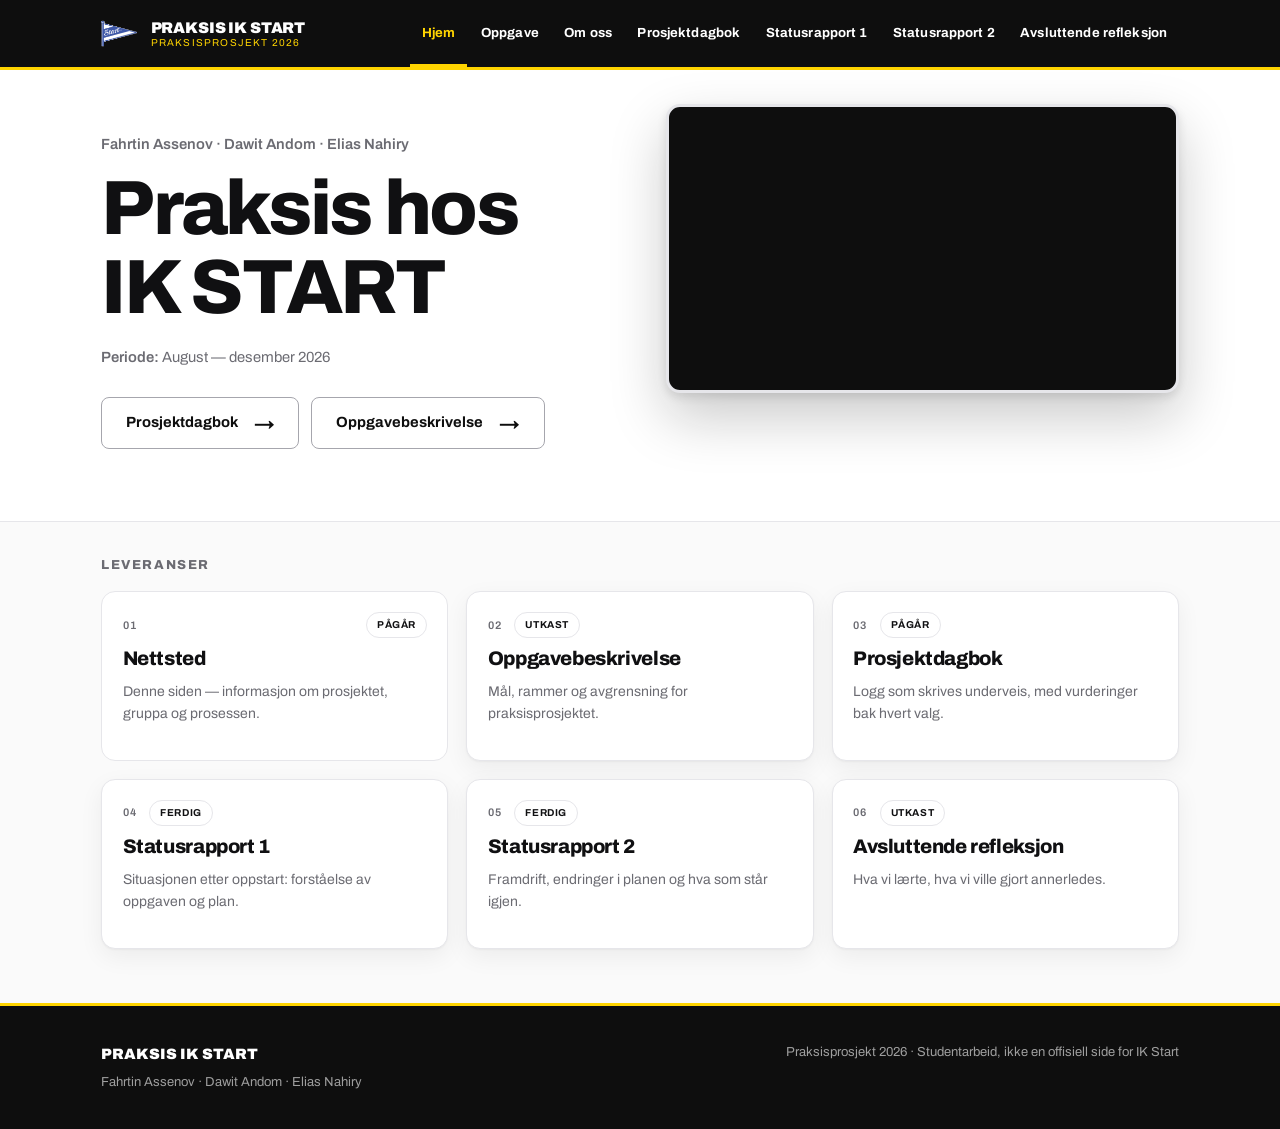
<file: index.html>
<!DOCTYPE html>
<html lang="no">
<head>
<meta charset="utf-8">
<meta name="viewport" content="width=device-width, initial-scale=1">
<title>Praksis IK START</title>
<link rel="preconnect" href="https://fonts.googleapis.com">
<link rel="preconnect" href="https://fonts.gstatic.com" crossorigin>
<link href="https://fonts.googleapis.com/css2?family=Archivo:wght@400;600;700;800;900&display=swap" rel="stylesheet">
<link rel="stylesheet" href="css/styles.css">
</head>
<body>

<a class="skip-link" href="#app">Hopp til innholdet</a>

<header class="site-header">
  <div class="wrap">
    <a class="brand" href="#hjem" aria-label="Gå til forsiden">
      <div class="brand-mark">
        <img src="images/ik-start-logo.png" alt="IK Start logo" class="brand-mark-img">
      </div>
      <div class="brand-text">
        <strong id="brand-name"></strong>
        <span id="brand-tagline"></span>
      </div>
    </a>
    <nav class="main-nav" id="main-nav" aria-label="Hovedmeny"></nav>
  </div>
</header>

<main id="app" tabindex="-1"></main>

<footer class="site-footer">
  <div class="wrap">
    <div class="footer-brand">
      <strong id="footer-brand-name"></strong>
      <span id="footer-names"></span>
    </div>
    <div class="footer-note" id="footer-note"></div>
  </div>
</footer>

<script src="js/content.js"></script>
<script src="js/app.js"></script>
</body>
</html>
</file>
<file: css/styles.css>
/* ============================================================
   STIL — hvordan siden ser ut. De fleste vil ikke trenge å
   røre denne filen; for å endre TEKST, se js/content.js i stedet.
   ============================================================ */

:root {
  --color-bg: #ffffff;
  --color-surface: #ffffff;
  --color-text: #101012;
  --color-muted: #6b6b72;
  --color-accent: #ffd400;
  --color-ink: #0e0e0e;
  --color-divider: #e6e6ea;
  --shadow-card: 0 1px 2px rgba(14,14,14,0.04), 0 8px 24px rgba(14,14,14,0.06);
  --radius: 14px;
  --radius-sm: 8px;
}

* { margin: 0; padding: 0; box-sizing: border-box; }

/* Siden fylles ovenfra og ned: header, innhold, footer. Innholdet får
   all plassen som blir til overs, slik at den svarte footeren alltid
   ligger nederst i vinduet — også på korte sider. */
body {
  background: var(--color-bg);
  color: var(--color-text);
  font-family: "Archivo", system-ui, sans-serif;
  font-size: 16px;
  line-height: 1.6;
  display: flex;
  flex-direction: column;
  min-height: 100vh;
  min-height: 100dvh;
}

.skip-link {
  position: fixed;
  top: 10px;
  left: 10px;
  z-index: 100;
  padding: 10px 14px;
  background: var(--color-accent);
  color: var(--color-ink);
  font-weight: 800;
  text-decoration: none;
  transform: translateY(-160%);
}
.skip-link:focus { transform: translateY(0); }

#app { flex: 1 0 auto; display: flex; flex-direction: column; }
.site-footer { flex: none; }

h1, h2, h3, h4 {
  font-family: "Archivo", system-ui, sans-serif;
  font-weight: 800;
  line-height: 1.15;
  letter-spacing: -0.02em;
}

a { color: inherit; }
img { display: block; max-width: 100%; }
button { font: inherit; }

/* Innholdsbredden vokser med skjermen (opptil 1720 px), og sidemargen
   er smal på mobil og romsligere på store skjermer. */
.wrap {
  width: 100%;
  max-width: clamp(1180px, 88vw, 1720px);
  margin: 0 auto;
  padding: 0 clamp(16px, 4vw, 56px);
}

/* — header / nav — */
.site-header {
  background: var(--color-ink);
  color: #fff;
  position: sticky;
  top: 0;
  z-index: 20;
  border-bottom: 3px solid var(--color-accent);
}
.site-header .wrap {
  display: flex;
  align-items: stretch;
  justify-content: space-between;
  gap: 24px;
  flex-wrap: wrap;
}
.brand {
  display: flex;
  align-items: center;
  gap: 14px;
  padding: 16px 0;
  color: inherit;
  text-decoration: none;
}
.brand-mark {
  display: flex;
  align-items: center;
  flex: none;
}
.brand-mark-img {
  height: clamp(32px, 1.2vw + 20px, 48px);
  width: auto;
  display: block;
}
.brand-text {
  display: flex;
  flex-direction: column;
  line-height: 1.15;
}
.brand-text strong {
  font-family: "Archivo", system-ui, sans-serif;
  font-weight: 900;
  font-size: clamp(15px, 0.35vw + 11px, 20px);
  letter-spacing: -0.01em;
}
.brand-text span {
  font-size: 10px;
  letter-spacing: 0.12em;
  text-transform: uppercase;
  color: var(--color-accent);
}

nav.main-nav {
  display: flex;
  align-items: stretch;
  gap: 2px;
  flex-wrap: wrap;
}
nav.main-nav .nav-item {
  appearance: none;
  background: transparent;
  border: 0;
  border-bottom: 3px solid transparent;
  color: #fff;
  cursor: pointer;
  font-family: "Archivo", system-ui, sans-serif;
  font-weight: 700;
  font-size: clamp(13px, 0.25vw + 10px, 16px);
  letter-spacing: 0.01em;
  padding: 10px clamp(10px, 0.6vw + 4px, 16px);
  text-align: left;
  transition: color 0.15s ease;
}
nav.main-nav .nav-item:hover { color: var(--color-accent); }
nav.main-nav .nav-item.active {
  color: var(--color-accent);
  border-bottom-color: var(--color-accent);
}

.nav-dropdown { position: relative; display: flex; align-items: stretch; }
.nav-dropdown-menu {
  position: absolute;
  top: 100%;
  left: 0;
  min-width: 220px;
  background: var(--color-ink);
  border-radius: 0 0 var(--radius-sm) var(--radius-sm);
  box-shadow: var(--shadow-card);
  display: none;
  flex-direction: column;
  overflow: hidden;
  z-index: 30;
}
.nav-dropdown.open .nav-dropdown-menu { display: flex; }
.nav-dropdown-menu button {
  appearance: none;
  background: transparent;
  border: 0;
  border-bottom: 1px solid rgba(255,255,255,0.12);
  color: #fff;
  cursor: pointer;
  font-family: "Archivo", system-ui, sans-serif;
  font-weight: 700;
  font-size: 13px;
  padding: 14px 16px;
  text-align: left;
  transition: background 0.15s ease, color 0.15s ease;
}
.nav-dropdown-menu button:hover { background: var(--color-accent); color: var(--color-ink); }
.nav-dropdown-menu button.active { color: var(--color-accent); }

/* — buttons — */
.btn {
  display: inline-flex;
  align-items: center;
  justify-content: center;
  gap: 6px;
  cursor: pointer;
  text-decoration: none;
  font-family: "Archivo", system-ui, sans-serif;
  font-weight: 700;
  font-size: 14px;
  padding: 14px 24px;
  border: 2px solid transparent;
  border-radius: var(--radius-sm);
  transition: background 0.15s ease, color 0.15s ease, border-color 0.15s ease;
}
.btn-page {
  min-height: 48px;
  gap: 16px;
  background: var(--color-surface);
  color: var(--color-ink);
  border: 1px solid #a6a6ad;
}
.btn-page:hover { background: #f5f5f6; border-color: var(--color-ink); }
.btn-page:focus-visible { outline: 2px solid var(--color-ink); outline-offset: 4px; }
.btn-page span { font-size: 1.4em; line-height: 1; }

/* — hero —
   Forsiden skalerer med skjermen: tekst, logo og luft vokser med
   bredden (vw), men holdes også igjen på lave skjermer (vh), slik at
   leveransene under alltid er synlige uten mye tom plass. */
.hero {
  --hero-small: clamp(14px, 0.45vw + 9px, 21px);
  --hero-title: clamp(40px, min(6vw, 11vh), 128px);
  --hero-pad: clamp(32px, 7vh, 112px);
  padding: var(--hero-pad) 0 clamp(36px, 8vh, 128px);
}
.hero .wrap {
  display: flex;
  flex-direction: column;
  align-items: flex-start;
  gap: 20px;
  text-align: left;
}
.hero-text { width: 100%; }
.hero-byline {
  font-size: var(--hero-small);
  font-weight: 600;
  color: var(--color-muted);
  margin-bottom: 0.9em;
}
.hero-text h1 {
  font-size: var(--hero-title);
  line-height: 1.02;
  letter-spacing: -0.03em;
  margin: 0 0 0.25em;
}
.hero-period {
  font-size: var(--hero-small);
  color: var(--color-muted);
}
.hero-period span { font-weight: 600; }
.hero-actions {
  display: flex;
  justify-content: flex-start;
  gap: 12px;
  flex-wrap: wrap;
  margin-top: clamp(20px, 3vh, 40px);
}
.hero-actions .btn {
  font-size: var(--hero-small);
  padding: 0.9em 1.6em;
}
.hero-logo { width: clamp(110px, 32vw, 160px); }
.hero-logo img { width: 100%; height: auto; display: block; }

/* Videoen på forsiden. På mobil ligger den under teksten. */
.hero-media {
  width: 100%;
  order: 2;
}
.hero-video {
  width: 100%;
  aspect-ratio: 16 / 9;
  background: #0e0e0e;
  border: 3px solid var(--color-divider);
  border-radius: var(--radius);
  overflow: hidden;
  box-shadow: 0 4px 10px rgba(14,14,14,0.10), 0 24px 56px rgba(14,14,14,0.22);
}
.hero-video iframe {
  display: block;
  width: 100%;
  height: 100%;
  border: 0;
}

/* Mobil: knappene fyller hele bredden. */
@media (max-width: 480px) {
  .hero-actions { flex-direction: column; align-items: stretch; gap: 8px; }
  .hero-actions .btn { width: 100%; justify-content: space-between; }
}

/* Nettbrett og større: tekst til venstre, logo til høyre. */
@media (min-width: 700px) {
  .hero .wrap {
    display: grid;
    grid-template-columns: minmax(0, 1.2fr) minmax(0, 0.8fr);
    grid-template-areas: "text logo";
    align-items: center;
    gap: clamp(24px, 4vw, 96px);
  }
  .hero-text { grid-area: text; }
  .hero .wrap:has(.hero-media) { grid-template-columns: minmax(0, 1fr) minmax(0, 1fr); }
  /* Midten av videoen legges på høyde med midten av overskriften:
     linjen med navn + halve overskriften, minus halve videohøyden (9/16 ÷ 2).
     max() hindrer at videoen stikker opp i menyen på lave skjermer. */
  .hero-media {
    grid-area: logo;
    align-self: start;
    margin-top: max(
      calc(8px - var(--hero-pad)),
      calc(var(--hero-small) * 2.5 + var(--hero-title) * 1.02 - 28.125%)
    );
  }
  .hero-logo {
    grid-area: logo;
    justify-self: center;
    width: clamp(200px, min(30vw, 52vh), 580px);
  }
}

/* — section titles — */
.section-label {
  font-size: 13px;
  letter-spacing: 0.12em;
  text-transform: uppercase;
  color: var(--color-muted);
  margin-bottom: 24px;
}

/* — deliverables — */
.deliverables {
  flex: 1 0 auto;
  padding: clamp(28px, 4vh, 56px) 0 clamp(40px, 6vh, 88px);
  background: #fafafa;
  border-top: 1px solid var(--color-divider);
}
.deliverables .section-label { margin-bottom: 18px; }

/* Antall kolonner følger skjermbredden: 1 på mobil, 2 på nettbrett
   og 3 på PC-skjerm. */
.deliverable-grid {
  display: grid;
  grid-template-columns: 1fr;
  gap: clamp(12px, 1.4vw, 24px);
}
@media (min-width: 600px)  { .deliverable-grid { grid-template-columns: repeat(2, minmax(0, 1fr)); } }
@media (min-width: 1100px) { .deliverable-grid { grid-template-columns: repeat(3, minmax(0, 1fr)); } }
.grid-3, .grid-2 {
  display: grid;
  grid-template-columns: 1fr;
  gap: 20px;
}
.deliverable-card {
  text-align: left;
  background: var(--color-surface);
  border: 1px solid var(--color-divider);
  border-radius: var(--radius);
  box-shadow: var(--shadow-card);
  cursor: pointer;
  padding: clamp(20px, 1.6vw, 32px);
  display: flex;
  flex-direction: column;
  gap: 10px;
  color: inherit;
  transition: border-color 0.15s ease, transform 0.15s ease;
}
.deliverable-card:hover { border-color: var(--color-accent); transform: translateY(-2px); }
.deliverable-card-static { cursor: default; box-shadow: none; }
.deliverable-card-static:hover { border-color: var(--color-divider); transform: none; }
.deliverable-top {
  display: flex;
  align-items: center;
  justify-content: space-between;
  gap: 12px;
}
.deliverable-num { font-size: 11px; letter-spacing: 0.12em; text-transform: uppercase; font-weight: 600; color: var(--color-muted); }
.pill {
  font-size: 10px;
  letter-spacing: 0.06em;
  text-transform: uppercase;
  font-weight: 700;
  border: 1px solid var(--color-divider);
  border-radius: 999px;
  padding: 4px 10px;
  white-space: nowrap;
}
.deliverable-card h3 { font-size: clamp(19px, 0.6vw + 12px, 26px); }
.deliverable-card p { font-size: clamp(14px, 0.3vw + 10px, 17px); margin: 0; color: var(--color-muted); }
@media (min-width: 600px) { .deliverable-card { min-height: 170px; } }

/* — page shell — */
.page { padding-top: clamp(32px, 5vh, 64px); padding-bottom: clamp(48px, 7vh, 96px); }
.page h1 { font-size: clamp(30px, 7vw, 52px); margin: 0 0 16px; }
.rule { height: 1px; background: var(--color-divider); margin: 20px 0 36px; border: 0; }

/* — two column with aside — */
.with-aside {
  display: grid;
  grid-template-columns: 1fr;
  gap: 40px;
}
.aside-box {
  background: #fffdf2;
  color: var(--color-ink);
  border: 1px solid #eee4a9;
  border-radius: var(--radius);
  padding: 28px;
  align-self: start;
}
.aside-title {
  font-size: 11px;
  letter-spacing: 0.12em;
  text-transform: uppercase;
  color: var(--color-muted);
  margin-bottom: 16px;
}
.fact-row {
  display: flex;
  justify-content: space-between;
  gap: 16px;
  padding: 10px 0;
  border-bottom: 1px solid #e7dfb9;
  font-size: 14px;
}
.fact-row span:first-child { color: var(--color-muted); }
.fact-row span:last-child { font-weight: 600; text-align: right; }

.task-body h3 { font-size: 19px; margin: 28px 0 10px; }
.task-body ul { margin: 0; padding-left: 20px; font-size: clamp(15px, 0.3vw + 11px, 18px); line-height: 1.7; }
.task-body p { font-size: clamp(16px, 0.3vw + 12px, 19px); line-height: 1.65; color: var(--color-muted); }

/* — team / om oss — */
.team-card {
  background: var(--color-surface);
  border: 1px solid var(--color-divider);
  border-radius: var(--radius);
  box-shadow: var(--shadow-card);
  overflow: hidden;
  display: flex;
  flex-direction: column;
}
.team-photo {
  aspect-ratio: 4 / 5;
  background: var(--color-ink);
  display: grid;
  place-items: center;
  color: var(--color-accent);
  font-family: "Archivo", system-ui, sans-serif;
  font-weight: 900;
  font-size: 56px;
  position: relative;
  overflow: hidden;
}
/* Brede skjermer: kvadratiske bilder, så kortene ikke blir for høye. */
@media (min-width: 1400px) { .team-photo { aspect-ratio: 1 / 1; } }
.team-photo img {
  position: absolute;
  inset: 0;
  width: 100%;
  height: 100%;
  object-fit: cover;
}
.team-info { padding: 22px; }
.team-info h3 { font-size: 21px; margin: 0 0 16px; }
.linkedin-btn {
  display: flex;
  align-items: center;
  gap: 10px;
  border: 1px solid var(--color-divider);
  border-radius: var(--radius-sm);
  padding: 10px 12px;
  text-decoration: none;
  color: var(--color-ink);
  font-family: "Archivo", system-ui, sans-serif;
  font-weight: 700;
  font-size: 12px;
  letter-spacing: 0.04em;
  text-transform: uppercase;
  transition: background 0.15s ease, color 0.15s ease, border-color 0.15s ease;
}
.linkedin-btn:hover { background: var(--color-ink); border-color: var(--color-ink); color: var(--color-accent); }
.team-note {
  margin-top: 36px;
  border-top: 1px solid var(--color-divider);
  padding-top: 20px;
  font-size: 14px;
  color: var(--color-muted);
}

/* — prosjektdagbok — */
.diary-intro { font-size: 16px; max-width: 60ch; margin: 0 0 24px; color: var(--color-muted); }
.diary-list {
  display: grid;
  gap: 0;
  border-top: 1px solid var(--color-divider);
}
.diary-entry {
  display: grid;
  grid-template-columns: 130px 1fr;
  gap: 28px;
  padding: 26px 0;
  border-bottom: 1px solid var(--color-divider);
}
.diary-row {
  display: flex;
  flex-direction: column;
  align-items: flex-start;
  gap: 3px;
}
.diary-week { font-family: "Archivo", system-ui, sans-serif; font-weight: 800; font-size: 18px; min-width: 80px; }
.diary-date { font-size: 13px; min-width: 90px; color: var(--color-muted); }
.diary-body { display: block; max-width: 80ch; }
.diary-body p { font-size: 16px; line-height: 1.7; margin: 0; color: var(--color-text); }
.diary-choice {
  font-size: 14px;
  line-height: 1.65;
  border-left: 3px solid var(--color-accent);
  padding-left: 14px;
}

/* — status reports — */
.status-label {
  font-size: 12px;
  letter-spacing: 0.12em;
  text-transform: uppercase;
  font-weight: 600;
  color: var(--color-muted);
  margin-bottom: 10px;
}
.status-card {
  background: var(--color-surface);
  border: 1px solid var(--color-divider);
  border-radius: var(--radius);
  box-shadow: var(--shadow-card);
  padding: 28px;
}
.status-card h3 { font-size: 19px; margin: 0 0 10px; }
.status-card p { font-size: 15px; line-height: 1.65; margin: 0; color: var(--color-muted); }
.status-card p + p { margin-top: 12px; }

/* — bildegalleri på statussidene — */
.gallery {
  display: grid;
  grid-template-columns: 1fr;
  gap: 20px;
  margin-top: 32px;
}
.gallery-thumb {
  padding: 0;
  border: 1px solid var(--color-divider);
  border-radius: var(--radius);
  overflow: hidden;
  background: var(--color-surface);
  box-shadow: var(--shadow-card);
  cursor: pointer;
  display: block;
  transition: transform 0.15s ease, box-shadow 0.15s ease;
}
.gallery-thumb img {
  display: block;
  width: 100%;
  aspect-ratio: 4 / 3;
  object-fit: cover;
}
/* Skjermbilder er brede, så de beskjæres mindre enn bildene i 4:3. */
.gallery-2 .gallery-thumb img { aspect-ratio: 16 / 9; }
.gallery-thumb:hover {
  transform: translateY(-2px);
  box-shadow: 0 2px 4px rgba(14,14,14,0.06), 0 14px 32px rgba(14,14,14,0.12);
}
.gallery-thumb:focus-visible {
  outline: 3px solid var(--color-accent);
  outline-offset: 3px;
}

/* — stor bildevisning (lightbox) — */
body.no-scroll { overflow: hidden; }

.lightbox {
  display: none;
  position: fixed;
  inset: 0;
  z-index: 100;
  background: rgba(14, 14, 14, 0.92);
  align-items: center;
  justify-content: center;
  gap: 12px;
  padding: 20px;
}
.lightbox.open { display: flex; }
.lightbox-img {
  max-width: 92vw;
  max-height: 86vh;
  object-fit: contain;
  border-radius: var(--radius-sm);
}
.lightbox-nav,
.lightbox-close {
  border: 0;
  background: rgba(255, 255, 255, 0.12);
  color: #fff;
  width: 48px;
  height: 48px;
  border-radius: 50%;
  display: flex;
  align-items: center;
  justify-content: center;
  cursor: pointer;
  flex: none;
  transition: background 0.15s ease;
}
.lightbox-nav:hover,
.lightbox-close:hover { background: var(--color-accent); color: var(--color-ink); }
.lightbox-nav:focus-visible,
.lightbox-close:focus-visible { outline: 3px solid var(--color-accent); outline-offset: 3px; }
.lightbox-close {
  position: absolute;
  top: 16px;
  right: 16px;
}
.lightbox-count {
  position: absolute;
  bottom: 18px;
  left: 50%;
  transform: translateX(-50%);
  color: rgba(255, 255, 255, 0.72);
  font-size: 13px;
  letter-spacing: 0.08em;
}

/* Smal skjerm: pilene legges nederst i stedet for på sidene av bildet. */
@media (max-width: 640px) {
  .lightbox { flex-wrap: wrap; align-content: center; }
  .lightbox-img { order: -1; flex-basis: 100%; max-height: 70vh; }
  .lightbox-count { position: static; transform: none; flex-basis: 100%; text-align: center; }
  .diary-entry { grid-template-columns: 1fr; gap: 12px; padding: 22px 0; }
  .diary-row { flex-direction: row; align-items: baseline; gap: 12px; }
}

/* — refleksjon — */
.refl-hero {
  background: var(--color-ink);
  color: #fff;
  padding: 56px 0;
}
.refl-hero .section-label { color: var(--color-accent); }
.refl-hero h1 { max-width: 24ch; }
.refl-item { margin-bottom: 28px; border-top: 1px solid var(--color-divider); padding-top: 14px; }
.refl-item h3 { font-size: 21px; margin: 0 0 8px; }
.refl-item p { font-size: 15px; line-height: 1.65; margin: 0; color: var(--color-muted); }
.refl-quote {
  background: var(--color-accent);
  border-radius: var(--radius);
  padding: 28px;
  align-self: start;
}
.refl-quote-label {
  font-size: 11px;
  letter-spacing: 0.12em;
  text-transform: uppercase;
  font-weight: 700;
  margin-bottom: 12px;
}
.refl-quote p {
  margin: 0;
  font-size: 20px;
  line-height: 1.35;
  font-family: "Archivo", system-ui, sans-serif;
  font-weight: 800;
}

/* — avsluttende refleksjon: ett kort per person — */
.refl-list { display: grid; gap: 20px; }
.refl-person {
  background: var(--color-surface);
  border: 1px solid var(--color-divider);
  border-top: 4px solid var(--color-accent);
  border-radius: var(--radius);
  box-shadow: var(--shadow-card);
  padding: clamp(22px, 3vw, 36px);
}
.refl-person-head {
  display: flex;
  align-items: center;
  gap: 16px;
  margin-bottom: 18px;
}
.refl-avatar {
  flex: none;
  width: clamp(56px, 4vw + 36px, 72px);
  aspect-ratio: 1 / 1;
  border-radius: 50%;
  background: var(--color-ink);
  color: var(--color-accent);
  display: grid;
  place-items: center;
  font-weight: 900;
  font-size: 20px;
  position: relative;
  overflow: hidden;
}
.refl-avatar img {
  position: absolute;
  inset: 0;
  width: 100%;
  height: 100%;
  object-fit: cover;
}
.refl-person-name { display: flex; flex-direction: column; gap: 4px; min-width: 0; }
.refl-person-head h2 { font-size: clamp(21px, 2vw + 12px, 26px); margin: 0; }
.refl-role {
  font-size: 12px;
  letter-spacing: 0.1em;
  text-transform: uppercase;
  font-weight: 600;
  color: var(--color-muted);
}
.refl-person-body p { font-size: 16px; line-height: 1.7; margin: 0; color: var(--color-muted); overflow-wrap: anywhere; }
.refl-person-body p + p { margin-top: 14px; }
.refl-person-body p.refl-empty { font-style: italic; }

/* — footer — */
.site-footer {
  background: var(--color-ink);
  color: #fff;
  border-top: 3px solid var(--color-accent);
}
.site-footer .wrap {
  padding-top: 36px;
  padding-bottom: 36px;
  display: flex;
  justify-content: space-between;
  gap: 24px;
  flex-wrap: wrap;
  font-size: 13px;
}
.footer-brand strong { font-family: "Archivo", system-ui, sans-serif; font-weight: 900; font-size: 15px; display: block; margin-bottom: 6px; }
.footer-brand span { color: rgba(255,255,255,0.6); }
.footer-note { color: rgba(255,255,255,0.6); }

/* ============================================================
   Responsive: below 860px things above stack to one column;
   at 860px and up the desktop layout (side-by-side) kicks in.
   ============================================================ */
@media (min-width: 860px) {
  .grid-3 { grid-template-columns: repeat(3, 1fr); }
  .grid-2 { grid-template-columns: repeat(2, 1fr); }
  /* Et odde siste kort fyller hele bredden i stedet for å stå alene i venstre kolonne. */
  .grid-2 > .status-card:last-child:nth-child(odd) { grid-column: 1 / -1; }
  .gallery { grid-template-columns: repeat(3, 1fr); }
  /* Et partall bilder vises i to kolonner, så ingen rad får en tom plass. */
  .gallery.gallery-2 { grid-template-columns: repeat(2, 1fr); }

  .with-aside { grid-template-columns: minmax(0, 1fr) minmax(300px, 440px); gap: clamp(40px, 4vw, 80px); }

  .refl-grid { grid-template-columns: 1fr 1fr; }
}
</file>
